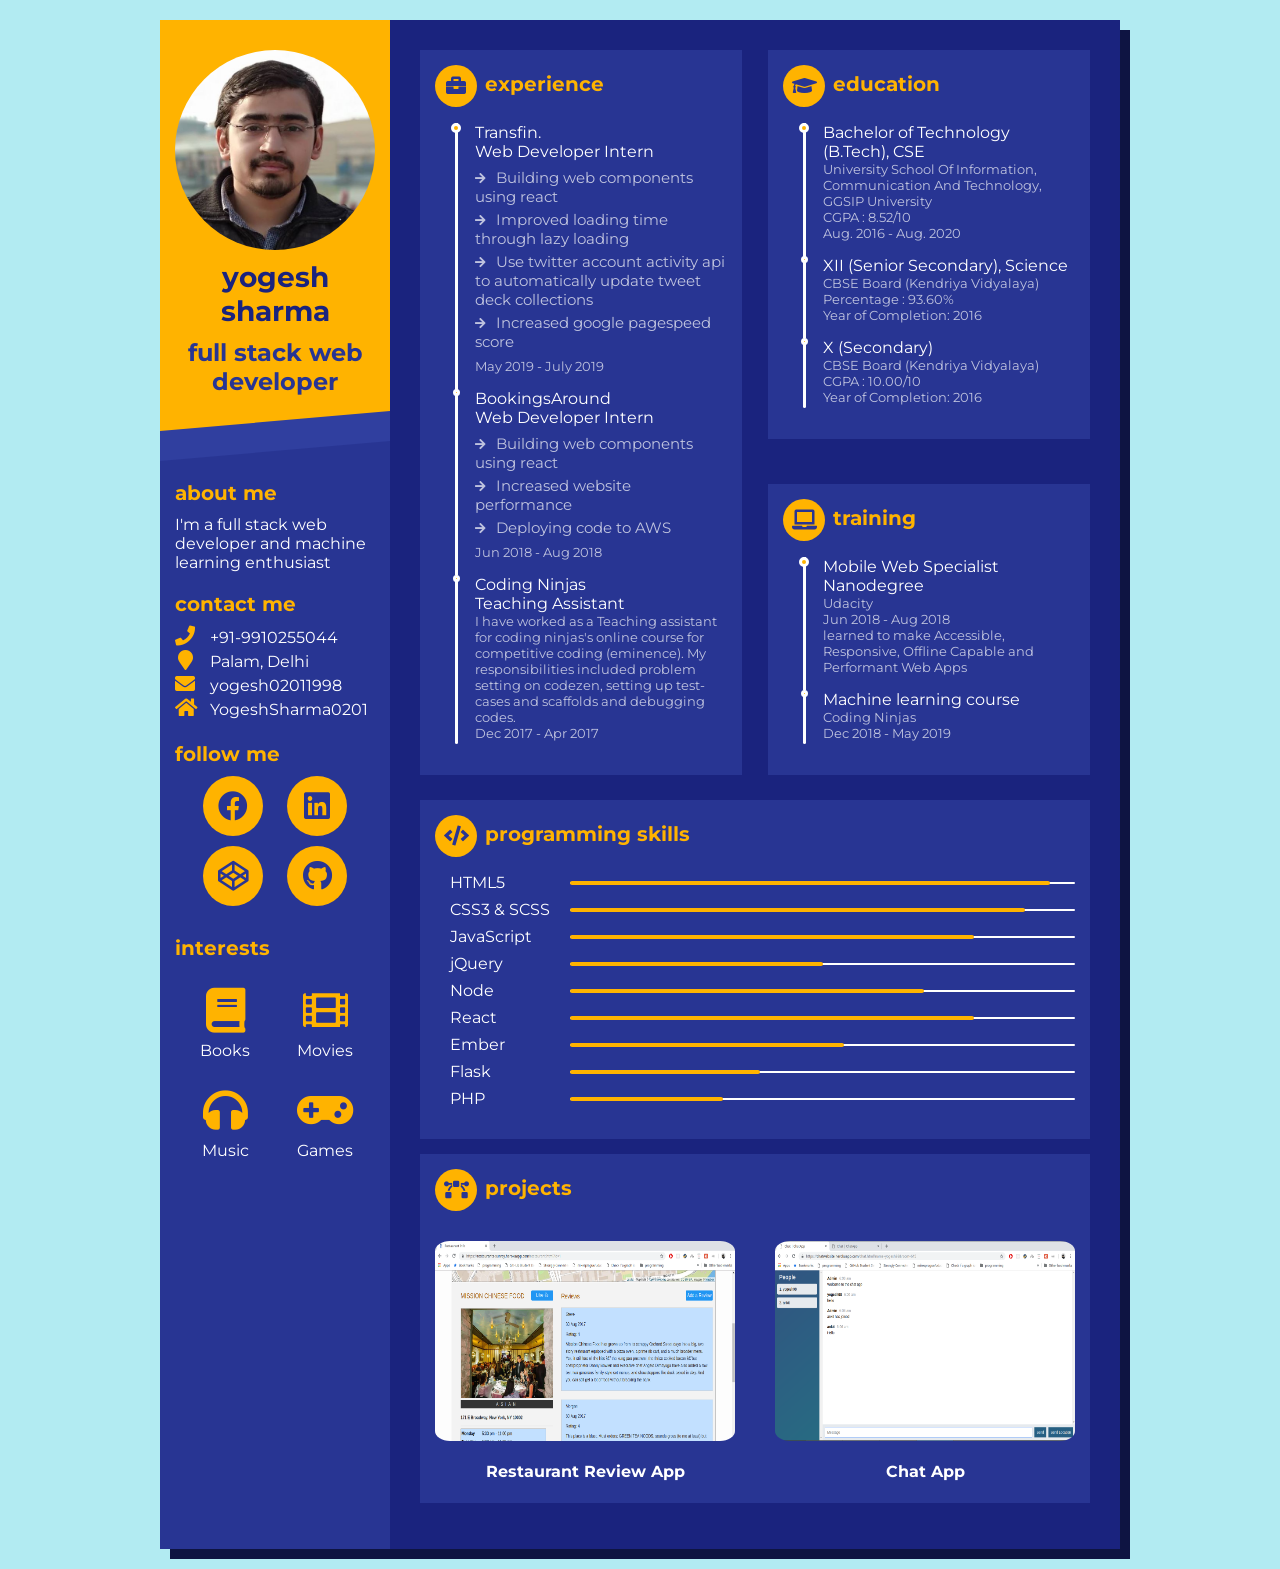
<file: index.html>
<html>
	<head>
		<meta name="viewport" content="width=device-width, initial-scale=1">
		<link rel="stylesheet" href="https://use.fontawesome.com/releases/v5.1.0/css/all.css" integrity="sha384-lKuwvrZot6UHsBSfcMvOkWwlCMgc0TaWr+30HWe3a4ltaBwTZhyTEggF5tJv8tbt" crossorigin="anonymous">
		<link rel="stylesheet" href="./portfolio.css" />
		<script src="./jquery.js"></script>
		<script src="./portfolio.js"></script>
		<link rel="manifest" href="./manifest.json">
		<link rel="apple-touch-icon" sizes="57x57" href="./images/apple-icon-57x57.png">
		<link rel="apple-touch-icon" sizes="60x60" href="./images/apple-icon-60x60.png">
		<link rel="apple-touch-icon" sizes="72x72" href="./images/apple-icon-72x72.png">
		<link rel="apple-touch-icon" sizes="76x76" href="./images/apple-icon-76x76.png">
		<link rel="apple-touch-icon" sizes="114x114" href="./images/apple-icon-114x114.png">
		<link rel="apple-touch-icon" sizes="120x120" href="./images/apple-icon-120x120.png">
		<link rel="apple-touch-icon" sizes="144x144" href="./images/apple-icon-144x144.png">
		<link rel="apple-touch-icon" sizes="152x152" href="./images/apple-icon-152x152.png">
		<link rel="apple-touch-icon" sizes="180x180" href="./images/apple-icon-180x180.png">
		<link rel="icon" type="image/png" sizes="192x192"  href="./images/android-icon-192x192.png">
		<link rel="icon" type="image/png" sizes="32x32" href="./images/favicon-32x32.png">
		<link rel="icon" type="image/png" sizes="96x96" href="./images/favicon-96x96.png">
		<link rel="icon" type="image/png" sizes="16x16" href="./images/favicon-16x16.png">
		<meta name="msapplication-TileColor" content="#ffffff">
		<meta name="msapplication-TileImage" content="./images/ms-icon-144x144.png">
		<meta name="theme-color" content="#1a237e">
		<title>Yogesh Sharma | Full Stack Web Developer</title>
	</head>
	<body>
		<script>
			if('serviceWorker' in navigator) {
			navigator.serviceWorker
					.register('./service-worker.js')
					.then(function() { console.log("Service Worker Registered"); });
			}
		</script>
		<div class="resume">
			<div class="base">
				<div class="profile">
					<div class="photo">
						<img src="pp.jpg" />
						<!-- <i class="fas fa-rocket"></i> -->
					</div>
					<div class="info">
						<h1 class="name">Yogesh Sharma</h1>
						<h2 class="job">Full Stack Web Developer</h2>
					</div>
				</div>
				<div class="about">
					<h3>About Me</h3>I'm a full stack web developer and machine learning enthusiast
				</div>
				<div class="contact">
					<h3>Contact Me</h3>
					<div class="call"><a href="tel:+91-9910255044"><i class="fas fa-phone"></i><span>+91-9910255044</span></a></div>
					<div class="address"><a href="https://www.google.com/maps/place/Sadh+Nagar+I,+Palam,+New+Delhi,+Delhi+110045/@28.5880535,77.0903792,17z/data=!3m1!4b1!4m5!3m4!1s0x390d1b67e8fa806b:0x45d61257a09b4c43!8m2!3d28.5890996!4d77.0917003"><i class="fas fa-map-marker"></i><span>Palam, Delhi</span></a>
					</div>
					<div class="email"><a href="mailto:yogesh02011998@gmail.com"><i class="fas fa-envelope"></i><span>yogesh02011998</span></a></div>
					<div class="website"><a href="https://YogeshSharma0201.github.io" target="_blank"> <i class="fas fa-home"></i><span>YogeshSharma0201</span></a></div>
				</div>
				<div class="follow">
					<h3>Follow Me</h3>
					<div class="box">
						<a href="https://www.facebook.com/yogesh0201sharma" target="_blank"><i class="fab fa-facebook"></i></a>
						<a href="https://www.linkedin.com/in/yogesh-sharma-02011998" target="_blank"><i class="fab fa-linkedin"></i></a>
						<a href="https://codepen.io/yogesh0201" target="_blank"><i class="fab fa-codepen"></i></a>
						<a href="https://github.com/YogeshSharma0201" target="_blank"><i class="fab fa-github"></i></a>
					</div>
				</div>
				<div class="interests">
					<h3>Interests</h3>
					<div class="interests-items">
						<div class="art"><i class="fas fa-book"></i><span>Books</span></div>
						<div class="movies"><i class="fas fa-film"></i><span>Movies</span></div>
					</div>
					<div class="interests-items">
						<div class="music"><i class="fas fa-headphones"></i><span>Music</span></div>
						<div class="games"><i class="fas fa-gamepad"></i><span>Games</span></div>
					</div>
				</div>
			</div>
			<div class="func">
				<div class="work">
					<h3><i class="fa fa-briefcase"></i>Experience</h3>
					<ul class="styled-list">
						<li><span><a class="li-link" href="https://transfin.in" target="__blank">Transfin.</a></span>
						<span>Web Developer Intern</span>
						<div class="work-list">
							<small>
								<i class="fa fa-arrow-right"></i>Building web components using react
							</small>
							<small>
								<i class="fa fa-arrow-right"></i>Improved loading time through lazy loading
							</small>
							<small>
								<i class="fa fa-arrow-right"></i>Use twitter account activity api to automatically update tweet deck collections
							</small>
							<small>
								<i class="fa fa-arrow-right"></i>Increased google pagespeed score
							</small>
						</div>
						</small><small>May 2019 - July 2019</small></li>	
						<li><span><a class="li-link" href="https://www.bookingsaround.com" target="__blank">BookingsAround</a></span>
							<span>Web Developer Intern</span>
						<div class="work-list">
							<small>
								<i class="fa fa-arrow-right"></i>Building web components using react
							</small>
							<small>
								<i class="fa fa-arrow-right"></i>Increased website performance
							</small>
							<small>
								<i class="fa fa-arrow-right"></i>Deploying code to AWS 
							</small>
						</div>
						<small>Jun 2018 - Aug 2018</small></li>
						<li><span><a class="li-link" href="https://codingninjas.in" target="__blank">Coding Ninjas</a></span>
							<span>Teaching Assistant</span>
							<small>I have worked as a Teaching assistant for coding ninjas's online course for competitive coding (eminence). My responsibilities included problem setting on codezen, setting up test-cases and scaffolds and debugging codes.</small><small>Dec 2017 - Apr 2017</small></li>
					</ul>
				</div>
				<div class="edu">
					<h3><i class="fa fa-graduation-cap"></i>Education</h3>
					<ul>
						<li><span>Bachelor of Technology (B.Tech), CSE
						</span><small>University School Of Information, Communication And Technology, GGSIP University</small>
						<small>CGPA : 8.52/10
						</small>
						<small>Aug. 2016 - Aug. 2020</small></li>
												<li><span>XII (Senior Secondary), Science
						</span><small>CBSE Board (Kendriya Vidyalaya)</small>
						<small>Percentage : 93.60%
						</small>
						<small>Year of Completion: 2016</small>
						</li>
												<li><span>X (Secondary)
						</span><small>CBSE Board (Kendriya Vidyalaya)</small>
							<small>CGPA : 10.00/10
						</small>
						<small>Year of Completion: 2016</small>
						</li>
					</ul>
				</div>
				<div class="edu training">
						<h3><i class="fa fa-laptop"></i>Training</h3>
						<ul>
							<li><span>Mobile Web Specialist Nanodegree
							</span><small>Udacity</small>
							<small>Jun 2018 - Aug 2018</small>
							<small>learned to make Accessible, Responsive, Offline Capable and Performant Web Apps</small>
							</li>
							<li><span>Machine learning course
							</span><small>Coding Ninjas</small>
							<small>Dec 2018 - May 2019
							</small>
							</li>
						</ul>
				</div>
				<div class="skills-prog">
					<h3><i class="fas fa-code"></i>Programming Skills</h3>
					<ul>
						<li data-percent="95"><span>HTML5</span>
							<div class="skills-bar">
								<div class="bar"></div>
							</div>
						</li>
						<li data-percent="90"><span>CSS3 & SCSS</span>
							<div class="skills-bar">
								<div class="bar"></div>
							</div>
						</li>
						<li data-percent="80"><span>JavaScript</span>
							<div class="skills-bar">
								<div class="bar"></div>
							</div>
						</li>
						<li data-percent="50"><span>jQuery</span>
							<div class="skills-bar">
								<div class="bar"></div>
							</div>
						</li>
						<li data-percent="70"><span>Node</span>
							<div class="skills-bar">
								<div class="bar"></div>
							</div>
						</li>
						<li data-percent="80"><span>React</span>
							<div class="skills-bar">
								<div class="bar"></div>
							</div>
						</li>
						<li data-percent="60"><span>Ember</span>
							<div class="skills-bar">
								<div class="bar"></div>
							</div>
						</li>
						<li data-percent="50"><span>Flask</span>
							<div class="skills-bar">
								<div class="bar"></div>
							</div>
						</li>
						<li data-percent="50"><span>PHP</span>
							<div class="skills-bar">
								<div class="bar"></div>
							</div>
						</li>
					</ul>
				</div>
				<div class="skills-soft">
					<h3><i class="fas fa-bezier-curve"></i>Projects</h3>
					<ul>
						<li>
							<a class="projectDiv" href='http://restaurants-survey.herokuapp.com' target='_blank'>
								<img class="projectImg" src="rva.png"></img>
								<br><h4>Restaurant Review App</h4>
							</a>
						</li>
						<li>
							<a class="projectDiv" href='https://chatwebsite.herokuapp.com' target='_blank'>
								<img class="projectImg" src="chatapp.png"></img>
								<br><h4>Chat App</h4>
							</a>
						</li>
					</ul>
				</div>
			</div>
		</div>
	</body>
</html>
</file>
<file: portfolio.css>
@import url("https://fonts.googleapis.com/css?family=Montserrat");
* {
  outline: none;
}

*,
*:before,
*:after {
  box-sizing: inherit;
}

html,
body {
  box-sizing: border-box;
  margin: 0;
  padding: 0;
  transition: 0.5s;
  background: #ffffff;
  cursor: default;
  font-family: "Montserrat", sans-serif;
  font-size: 16px;
  background-color: #B2EBF2;
}

a {
  text-decoration: none;
  color: #ffffff;
  display: block;
  transition-duration: 0.3s;
}

ul {
  list-style-type: none;
  padding: 0;
}

h3 {
  color: #ffb300;
  margin: 10px 0;
  text-transform: lowercase;
  font-size: 1.25em;
}

.resume {
  width: 960px;
  background: #1a237e;
  color: #ffffff;
  margin: 20px auto;
  box-shadow: 10px 10px #0e1442;
  position: relative;
  display: flex;
}

.resume .base,
.resume .func {
  box-sizing: border-box;
  float: left;
}

.resume .base > div,
.resume .func > div {
  padding-bottom: 10px;
}

.resume .base > div:last-of-type,
.resume .func > div:last-of-type {
  padding-bottom: 0;
}

.resume .base {
  width: 30%;
  padding: 30px 15px;
  background: #283593;
  color: #ffffff;
}

.resume .base .profile {
  background: #ffb300;
  padding: 30px 15px 40px 15px;
  margin: -30px -15px 45px -15px;
  position: relative;
  z-index: 2;
}

.resume .base .profile::after {
  content: "";
  position: absolute;
  background: #303f9f;
  width: 100%;
  height: 30px;
  bottom: -15px;
  left: 0;
  -webkit-transform: skewY(-5deg);
          transform: skewY(-5deg);
  z-index: -1;
}

.resume .base .profile .photo img {
  width: 100%;
  border-radius: 50%;
}

.resume .base .profile .photo {
  display: flex;
  justify-content: center;
  align-items: center;
}

.resume .base .profile .fa-rocket {
  font-size: 100px;
  text-align: center;
  margin: auto;
  color: #283593;
}

.resume .base .profile .info {
  text-align: center;
  color: #ffffff;
}

.resume .base .profile .info .name {
  margin-top: 10px;
  margin-bottom: 0;
  font-size: 1.75em;
  text-transform: lowercase;
  color: #1a237e;
}

.resume .base .profile .info .job {
  margin-top: 10px;
  margin-bottom: 0;
  font-size: 1.5em;
  text-transform: lowercase;
  color: #283593;
}

.resume .base .contact div {
  line-height: 24px;
}

.resume .base .contact div a:hover {
  color: #fdd835;
}

.resume .base .contact div a:hover span::after {
  width: 100%;
}

.resume .base .contact div:hover i {
  color: #fdd835;
}

.resume .base .contact div i {
  color: #ffb300;
  width: 20px;
  height: 20px;
  font-size: 20px;
  text-align: center;
  margin-right: 15px;
  transition-duration: 0.3s;
}

.resume .base .contact div span {
  position: relative;
}

.resume .base .contact div span::after {
  content: "";
  position: absolute;
  background: #fdd835;
  height: 1px;
  width: 0;
  bottom: 0;
  left: 0;
  transition-duration: 0.3s;
}

.resume .base .follow .box {
  text-align: center;
  vertical-align: middle;
}

.resume .base .follow .box a {
  display: inline-block;
  vertical-align: text-bottom;
}

.resume .base .follow .box a:hover i {
  background: #fdd835;
  border-radius: 5px;
  -webkit-transform: rotate(45deg) scale(0.8);
          transform: rotate(45deg) scale(0.8);
}

.resume .base .follow .box a:hover i::before {
  -webkit-transform: rotate(-45deg) scale(1.5);
          transform: rotate(-45deg) scale(1.5);
}

.resume .base .follow .box i {
  display: inline-block;
  font-size: 30px;
  background: #ffb300;
  width: 60px;
  height: 60px;
  border-radius: 50%;
  line-height: 60px;
  color: #283593;
  margin: 0 10px 10px 10px;
  transition-duration: 0.3s;
}

.resume .base .follow .box i::before {
  transition-duration: 0.3s;
}

.resume .base .follow .box i.fa::before {
  display: block;
}

.resume .func {
  width: 100%;
  padding: 30px;
}

.resume .func:hover > div {
  transition-duration: 0.5s;
}

.resume .func:hover > div:hover h3 i {
  -webkit-transform: scale(1.25);
          transform: scale(1.25);
}

.resume .func:hover > div:not(:hover) {
  opacity: 0.5;
}

.resume .func h3 {
  transition-duration: 0.3s;
  margin-top: 0;
}

.resume .func h3 i {
  color: #283593;
  background: #ffb300;
  width: 42px;
  height: 42px;
  font-size: 20px;
  line-height: 42px;
  border-radius: 50%;
  text-align: center;
  vertical-align: middle;
  margin-right: 8px;
  transition-duration: 0.3s;
}

.resume .func .work,
.resume .func .edu {
  float: left;
}

.resume .func .work small,
.resume .func .edu small {
  display: block;
  opacity: 0.7;
}

.resume .func .work ul li,
.resume .func .edu ul li {
  position: relative;
  margin-left: 15px;
  padding-left: 25px;
  padding-bottom: 15px;
}

.resume .func .work ul li:hover::before,
.resume .func .edu ul li:hover::before {
  -webkit-animation: circle 1.2s infinite;
          animation: circle 1.2s infinite;
}

.resume .func .work ul li:hover span,
.resume .func .edu ul li:hover span {
  color: #fdd835;
}

@-webkit-keyframes circle {
  from {
    box-shadow: 0 0 0 0px #fdd835;
  }
  to {
    box-shadow: 0 0 0 6px rgba(255, 255, 255, 0);
  }
}

@keyframes circle {
  from {
    box-shadow: 0 0 0 0px #fdd835;
  }
  to {
    box-shadow: 0 0 0 6px rgba(255, 255, 255, 0);
  }
}
.resume .func .work ul li:first-of-type::before,
.resume .func .edu ul li:first-of-type::before {
  width: 10px;
  height: 10px;
  left: 1px;
}

.resume .func .work ul li:last-of-type,
.resume .func .edu ul li:last-of-type {
  padding-bottom: 3px;
}

.resume .func .work ul li:last-of-type::after,
.resume .func .edu ul li:last-of-type::after {
  border-radius: 1.5px;
}

.resume .func .work ul li::before,
.resume .func .work ul li::after,
.resume .func .edu ul li::before,
.resume .func .edu ul li::after {
  content: "";
  display: block;
  position: absolute;
}

.resume .func .work ul li::before,
.resume .func .edu ul li::before {
  width: 7px;
  height: 7px;
  border: 3px solid #ffffff;
  background: #ffb300;
  border-radius: 50%;
  left: 3px;
  z-index: 1;
}

.resume .func .work ul li::after,
.resume .func .edu ul li::after {
  width: 3px;
  height: 100%;
  background: #ffffff;
  left: 5px;
  top: 0;
}

.resume .func .work ul li span,
.resume .func .edu ul li span {
  transition-duration: 0.3s;
}

.resume .func .work {
  width: 48%;
  background: #283593;
  padding: 15px;
  margin: 0 4% 15px 0;
}

.resume .func .edu {
  width: 48%;
  background: #283593;
  padding: 15px;
}

.resume .func .skills-prog {
  clear: both;
  background: #283593;
  padding: 15px;
}

.resume .func .skills-prog ul {
  margin-left: 15px;
}

.resume .func .skills-prog ul li {
  margin-bottom: 8px;
  display: flex;
  align-items: center;
  transition-duration: 0.3s;
}

.resume .func .skills-prog ul li:hover {
  color: #fdd835;
}

.resume .func .skills-prog ul li:hover .skills-bar .bar {
  background: #fdd835;
  box-shadow: 0 0 0 1px #fdd835;
}

.resume .func .skills-prog ul li span {
  display: block;
  width: 120px;
}

.resume .func .skills-prog ul li .skills-bar {
  background: #ffffff;
  height: 2px;
  width: calc(100% - 120px);
  position: relative;
  border-radius: 2px;
}

.resume .func .skills-prog ul li .skills-bar .bar {
  position: absolute;
  top: -1px;
  height: 4px;
  background: #ffb300;
  box-shadow: 0 0 0 #ffb300;
  border-radius: 5px;
}

.resume .func .skills-soft {
  clear: both;
  background: #283593;
  padding: 15px;
  margin: 15px 0 0;
}

.resume .func .skills-soft ul {
  display: flex;
  justify-content: space-between;
  text-align: center;
}

.resume .func .skills-soft ul li {
  position: relative;
}

.resume .func .skills-soft ul li:hover svg .cbar {
  stroke: #fdd835;
  stroke-width: 4px;
}

.resume .func .skills-soft ul li:hover span,
.resume .func .skills-soft ul li:hover small {
  -webkit-transform: scale(1.2);
          transform: scale(1.2);
}

.resume .func .skills-soft ul li svg {
  width: 95%;
  fill: transparent;
  -webkit-transform: rotate(-90deg);
          transform: rotate(-90deg);
}

.resume .func .skills-soft ul li svg circle {
  stroke-width: 1px;
  stroke: #ffffff;
}

.resume .func .skills-soft ul li svg .cbar {
  stroke-width: 3px;
  stroke: #ffb300;
  stroke-linecap: round;
}

.resume .func .skills-soft ul li span,
.resume .func .skills-soft ul li small {
  position: absolute;
  display: block;
  width: 100%;
  top: 52%;
  transition-duration: 0.3s;
}

.resume .func .skills-soft ul li span {
  top: 40%;
}

.resume .base .interests {
  background: #283593;
}

.resume .base .interests-items {
  box-sizing: border-box;
  width: 100%;
  text-align: center;
  display: flex;
  justify-content: space-between;
}

.resume .base .interests-items div {
  display: flex;
  flex-direction: column;
  justify-content: center;
  align-items: center;
  width: 100px;
  height: 100px;
  border-radius: 50%;
}

.resume .base .interests-items div:hover i {
  -webkit-transform: scale(1.2);
          transform: scale(1.2);
}

.resume .func .interests-items div:hover span {
  color: #fdd835;
  transition-duration: 0.3s;
}

.resume .base .interests-items div i {
  font-size: 45px;
  width: 60px;
  height: 60px;
  line-height: 60px;
  color: #ffb300;
  transition-duration: 0.3s;
}

.resume .base .interests-items div span {
  display: block;
}

.projectDiv {
    cursor: pointer;
}

.projectImg {
  height: 200px;
  width: 300px;
  transition-duration: 0.3s;
  border-radius: 5%;
}

.projectDiv:hover .projectImg {
  -webkit-transform: scale(1.1);
          transform: scale(1.1);
}

.skills-soft h3 {
  margin-bottom: 30px;
}

.training {
  margin: 25px 0;
  margin-top: 45px;
}

li:hover a{
  color: #fdd835 !important;
}

.work-list {
  margin-top: 5px;
  margin-bottom: 5px;
}

.work-list i {
    margin-right: 10px;
    font-size: 12px;
}

.work-list small {
  font-size: 15px;
    padding: 2px 0 2px;
}
</file>
